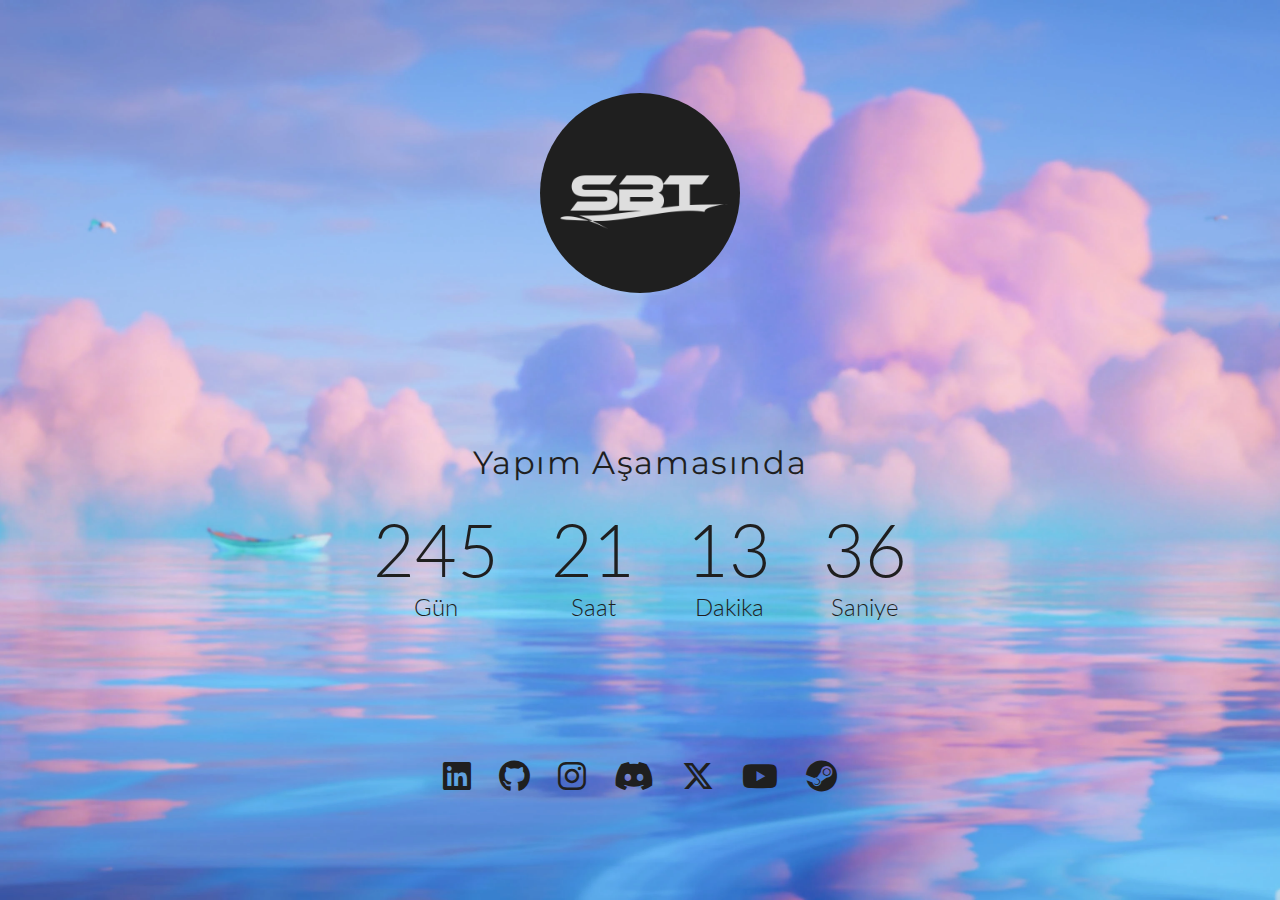
<file: index.html>
<html lang="tr">

<head>
  <meta charset="UTF-8">
  <meta name="viewport" content="width=device-width, initial-scale=1.0">
  <title>SBT | Yapım Aşamasında</title>
  <link href="css/style.css" rel="stylesheet" type="text/css" />
  <link href="img/favicon.png" rel="shortcut icon" type="image/x-icon" />
  <link rel="stylesheet" href="https://cdnjs.cloudflare.com/ajax/libs/font-awesome/6.5.2/css/all.min.css">
</head>

<body>
  <div class="loader-wrapper">
    <div class="loader"></div>
    <div class="loader-section section-left"></div>
    <div class="loader-section section-right"></div>
    <script src="js/script.js"></script>
  </div>
  <img class="yuvarlak" src="img/logo.png" alt="logo">
  <div class="container">
    <h1 id="headline">Yapım Aşamasında</h1>
    <div id="countdown">
      <ul>
        <li class="sayac">
          <span id="days"></span>Gün
        </li>
        <li class="sayac">
          <span id="hours"></span>Saat
        </li>
        <li class="sayac">
          <span id="minutes"></span>Dakika
        </li>
        <li class="sayac">
          <span id="seconds"></span>Saniye
        </li>
      </ul>
    </div>
  </div>
  <div class="container2">
    <ul class="socials">
      <li class="socialitem">
        <a class="fa-brands fa-linkedin " href="#"></a>
      </li>
      <li class="socialitem">
        <a class="fa-brands fa-github fa-2x" href="https://github.com/thesbt" target="_blank"></a>
      </li>
      <li class="socialitem">
        <a class="fa-brands fa-instagram fa-2x " href="#"></a>
      </li>
      <li class="socialitem">
        <a class="fa-brands fa-discord fa-2x" href="#"></a>
      </li>
      <li class="socialitem">
        <a class="fa-brands fa-x-twitter fa-2x" href="#"></a>
      </li>
      <li class="socialitem">
        <a class="fa-brands fa-youtube fa-2x" href="#"></a>
      </li>
      <li class="socialitem">
        <a class="fa-brands fa-steam fa-2x" href="#"></a>
      </li>
    </ul>
    </ul>
  </div>
</body>

</html>
</file>
<file: css/style.css>
@import url("https://fonts.googleapis.com/css2?family=Montserrat:ital,wght@0,100..900;1,100..900&family=Noto+Sans+Shavian&display=swap");
@import url("https://fonts.googleapis.com/css2?family=Lato:ital,wght@0,100;0,300;0,400;0,700;0,900;1,100;1,300;1,400;1,700;1,900&family=Montserrat:ital,wght@0,100..900;1,100..900&family=Noto+Sans+Shavian&display=swap");

/* general styling */
:root {
  --smaller: 0.75;
}

* {
  box-sizing: border-box;
  margin: 0;
  padding: 0;
}

body {
  color: #1f1f1f;
  width: 100%;
  height: 100vh;
  min-width: 375px;
  font-family: "Lato", sans-serif;
  background-image: url("../img/bg.webp");
  background-position: center;
  background-size: cover;
  display: flex;
  justify-content: center;
  align-items: center;
  text-align: center;
  flex-direction: column;
}

.container {
  display: block;
  flex-direction: column;
  justify-content: center;
  align-items: center;
  margin: 150px auto 100px auto;
}

.container2 {
  display: block;
}

.socials ul {
  list-style-type: none;
  display: flex;
  flex-wrap: wrap;
  align-items: center;
  justify-content: space-between;
  width: 100%;
}

.socials,
.socials a,
.socials li {
  color: #1f1f1f;
  text-decoration: none;
  padding: 5px;
  font-size: 32px;
}

img.yuvarlak {
  display: flex;
  justify-content: center;
  align-items: center;
  border-radius: 50%;
  width: 200px;
}

h1 {
  font-family: "Montserrat", sans-serif;
  font-weight: 400;
  letter-spacing: 0.1rem;
}

li {
  display: inline-block;
  font-size: 1.5em;
  list-style-type: none;
  padding: 1em;
  font-weight: 300;
}

li span {
  display: block;
  font-size: 4.5rem;
}

@media all and (max-width: 768px) {
  h1 {
    font-size: calc(1.5rem * var(--smaller));
  }

  li {
    font-size: calc(1.125rem * var(--smaller));
  }

  li span {
    font-size: calc(3.375rem * var(--smaller));
  }

  .socials,
  .socials a,
  .socials li {
    font-size: 20px;
    padding: 5px;
  }

  img.yuvarlak {
    width: 150px;
  }
}

.loader-wrapper {
  --line-width: 11px;
  --curtain-color: #1f1f1f;
  --outer-line-color: #fff;
  --middle-line-color: #000;
  --inner-line-color: #dedede;
  position: fixed;
  top: 0;
  left: 0;
  width: 100%;
  height: 100%;
  z-index: 1000;
}

.loader {
  display: block;
  position: relative;
  top: 50%;
  left: 50%;
  width: 150px;
  height: 150px;
  margin: -75px 0 0 -75px;
  border: var(--line-width) solid transparent;
  border-top-color: var(--outer-line-color);
  border-radius: 100%;
  -webkit-animation: spin 2s linear infinite;
  animation: spin 2s linear infinite;
  z-index: 1001;
}

.loader:before {
  content: "";
  position: absolute;
  top: 4px;
  left: 4px;
  right: 4px;
  bottom: 4px;
  border: var(--line-width) solid transparent;
  border-top-color: var(--inner-line-color);
  border-radius: 100%;
  -webkit-animation: spin 3s linear infinite;
  animation: spin 3s linear infinite;
}

.loader:after {
  content: "";
  position: absolute;
  top: 14px;
  left: 14px;
  right: 14px;
  bottom: 14px;
  border: var(--line-width) solid transparent;
  border-top-color: var(--middle-line-color);
  border-radius: 100%;
  -webkit-animation: spin 1.5s linear infinite;
  animation: spin 1.5s linear infinite;
}

@-webkit-keyframes spin {
  0% {
    -webkit-transform: rotate(0deg);
    -ms-transform: rotate(0deg);
    transform: rotate(0deg);
  }

  100% {
    -webkit-transform: rotate(360deg);
    -ms-transform: rotate(360deg);
    transform: rotate(360deg);
  }
}

@keyframes spin {
  0% {
    -webkit-transform: rotate(0deg);
    -ms-transform: rotate(0deg);
    transform: rotate(0deg);
  }

  100% {
    -webkit-transform: rotate(360deg);
    -ms-transform: rotate(360deg);
    transform: rotate(360deg);
  }
}

.loader-wrapper .loader-section {
  position: fixed;
  top: 0;
  background: var(--curtain-color);
  width: 51%;
  height: 100%;
  z-index: 1000;
}

.loader-wrapper .loader-section.section-left {
  left: 0;
}

.loader-wrapper .loader-section.section-right {
  right: 0;
}

.loaded .loader-wrapper .loader-section.section-left {
  transform: translateX(-100%);
  transition: all 0.7s 0.3s cubic-bezier(0.645, 0.045, 0.355, 1);
}

.loaded .loader-wrapper .loader-section.section-right {
  transform: translateX(100%);
  transition: all 0.7s 0.3s cubic-bezier(0.645, 0.045, 0.355, 1);
}

.loaded .loader {
  opacity: 0;
  transition: all 0.3s ease-out;
}

.loaded .loader-wrapper {
  visibility: hidden;
  transform: translateY(-100%);
  transition: all 0.3s 1s ease-out;
}
</file>
